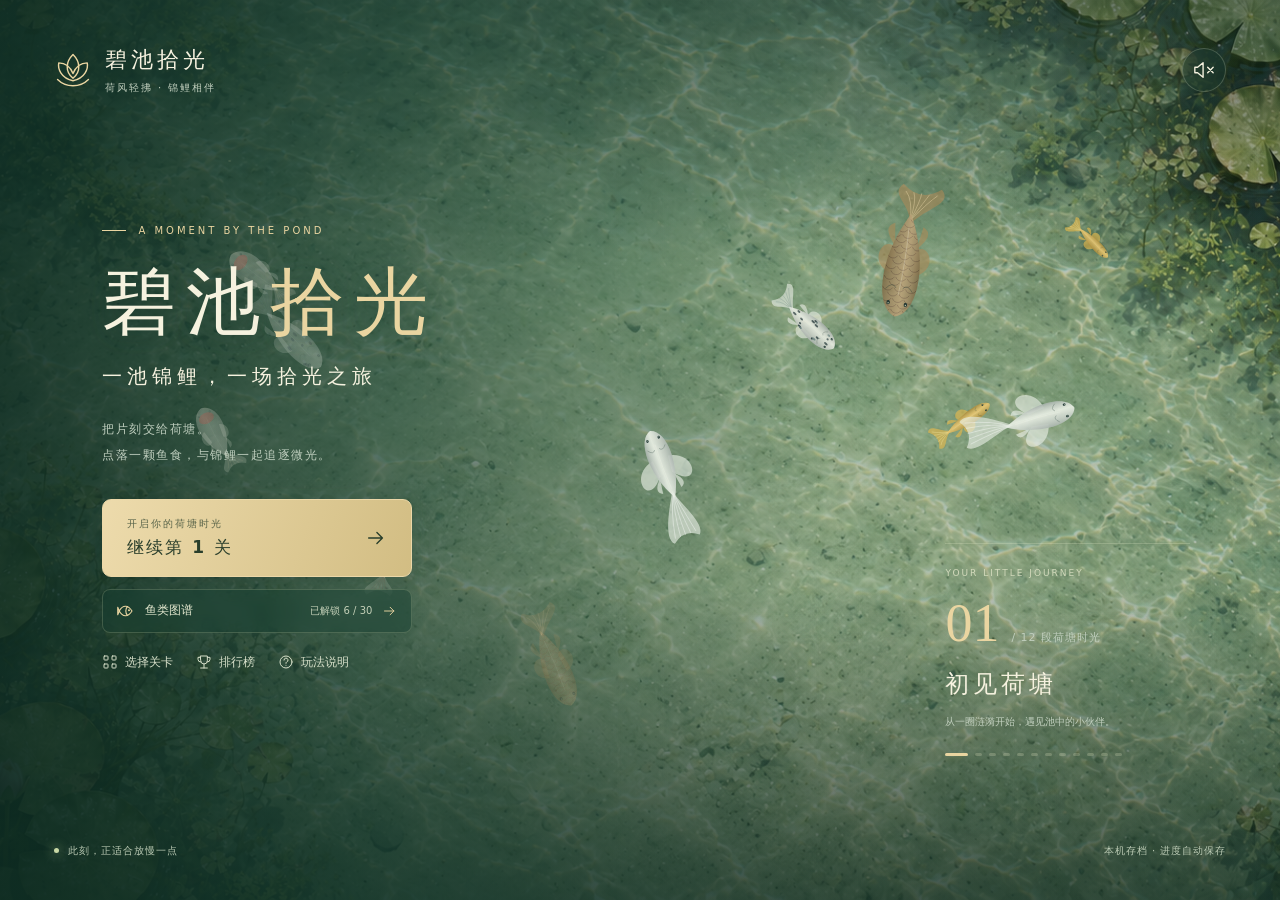
<file: index.html>
<!doctype html>
<html lang="zh-CN"><head><meta charset="utf-8"><meta name="viewport" content="width=device-width,initial-scale=1"><meta http-equiv="refresh" content="0;url=code/index.html"><title>碧池拾光</title></head><body><a href="code/index.html">进入碧池拾光</a><script>location.replace('code/index.html' + location.search + location.hash);</script></body></html>
</file>
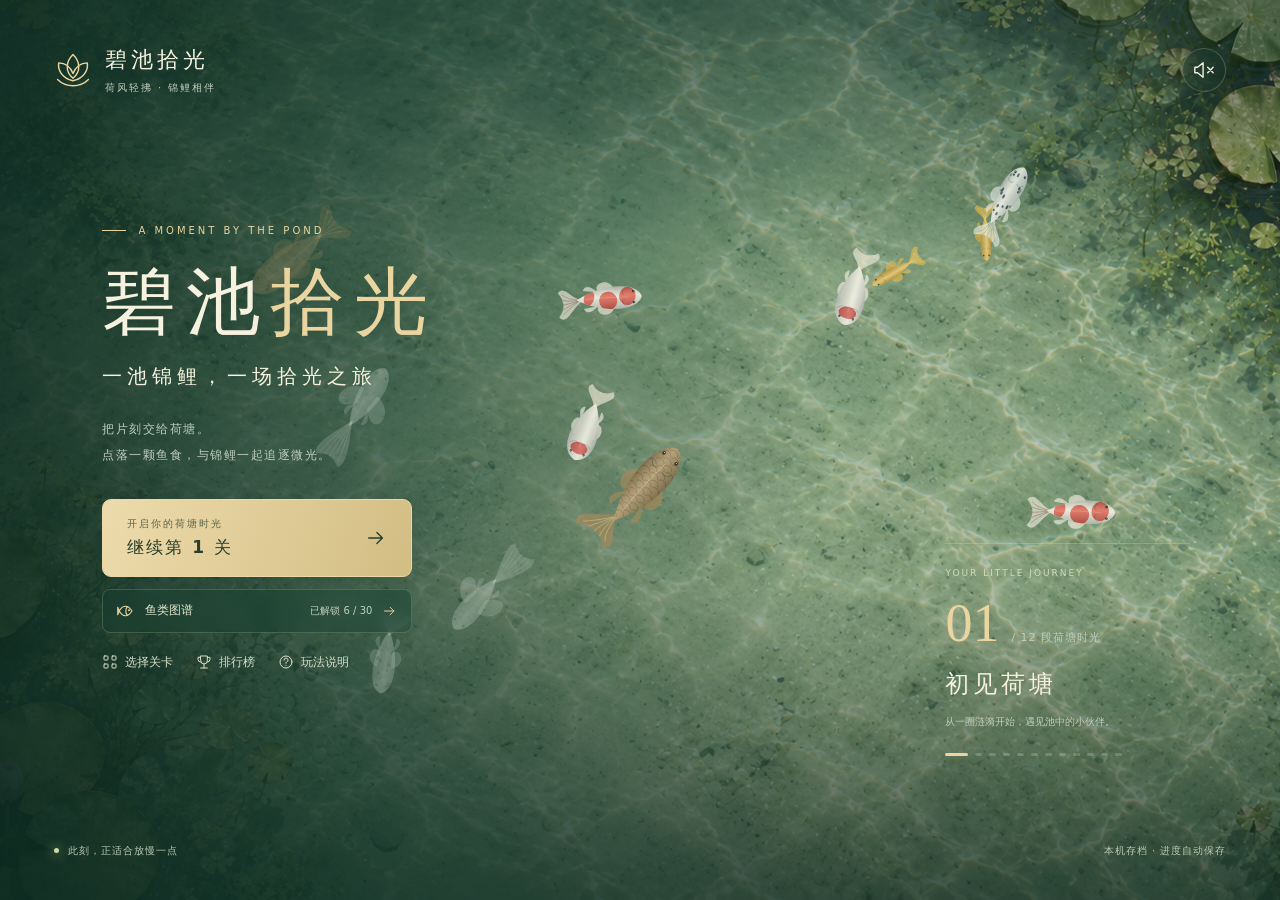
<file: code/index.html>
<!doctype html>
<html lang="zh-CN">
<head>
  <meta charset="utf-8">
  <meta name="viewport" content="width=device-width,initial-scale=1,viewport-fit=cover">
  <meta name="theme-color" content="#133d35">
  <meta name="description" content="一池锦鲤，一场拾光之旅。点击水面投喂，在荷塘里开启十二段轻盈旅程。">
  <title>碧池拾光 · 一池锦鲤，一场拾光之旅</title>
  <link rel="icon" href="../assets/icons/lotus.svg" type="image/svg+xml">
  <link rel="stylesheet" href="css/game.css">
  <link rel="stylesheet" href="css/atlas.css">
  <script defer src="js/levels.js"></script>
  <script defer src="js/fish-catalog.js"></script>
  <script defer src="js/fish-art.js"></script>
  <script defer src="js/storage.js"></script>
  <script defer src="js/taptap-adapter.js"></script>
  <script defer src="js/engine.js"></script>
  <script defer src="js/renderer.js"></script>
  <script defer src="js/game.js"></script>
</head>
<body>
  <svg class="symbol-library" aria-hidden="true"><defs>
    <symbol id="i-lotus" viewBox="0 0 32 32"><path d="M16 25C6 23 3 15 4 10c6 0 10 4 12 9 2-5 6-9 12-9 1 5-2 13-12 15Z"/><path d="M16 23C9 17 10 9 16 3c6 6 7 14 0 20Z"/><path d="M3 24c7 7 19 7 26 0"/></symbol>
    <symbol id="i-arrow" viewBox="0 0 24 24"><path d="M4 12h15m-6-6 6 6-6 6"/></symbol>
    <symbol id="i-sound" viewBox="0 0 24 24"><path d="m11 4-6 5H2v6h3l6 5Zm4 4c3 2 3 6 0 8m3-11c5 4 5 10 0 14"/></symbol>
    <symbol id="i-muted" viewBox="0 0 24 24"><path d="m11 4-6 5H2v6h3l6 5Zm5 5 6 6m0-6-6 6"/></symbol>
    <symbol id="i-pause" viewBox="0 0 24 24"><path d="M8 5v14M16 5v14"/></symbol>
    <symbol id="i-cup" viewBox="0 0 24 24"><path d="M7 3h10v7a5 5 0 0 1-10 0Zm0 2H3v3a4 4 0 0 0 4 4m10-7h4v3a4 4 0 0 1-4 4m-5 3v6m-5 0h10"/></symbol>
    <symbol id="i-grid" viewBox="0 0 24 24"><rect x="3" y="3" width="6" height="6" rx="1"/><rect x="15" y="3" width="6" height="6" rx="1"/><rect x="3" y="15" width="6" height="6" rx="1"/><rect x="15" y="15" width="6" height="6" rx="1"/></symbol>
    <symbol id="i-fish" viewBox="0 0 24 24"><path d="M3 12c5-9 12-8 17 0-5 8-12 9-17 0Zm0 0L1 7v10Zm11-6c-3 3-3 9 0 12"/><circle cx="16" cy="11" r=".6"/></symbol>
    <symbol id="i-help" viewBox="0 0 24 24"><circle cx="12" cy="12" r="9"/><path d="M9 9a3 3 0 1 1 4 3c-1 .5-1 1-1 2m0 3h.01"/></symbol>
    <symbol id="i-close" viewBox="0 0 24 24"><path d="m6 6 12 12M6 18 18 6"/></symbol>
    <symbol id="i-lock" viewBox="0 0 24 24"><rect x="5" y="10" width="14" height="11" rx="2"/><path d="M8 10V7a4 4 0 0 1 8 0v3m-4 5v2"/></symbol>
    <symbol id="i-drop" viewBox="0 0 24 24"><path d="M12 2C10 7 5 10 5 15a7 7 0 0 0 14 0c0-5-5-8-7-13Z"/></symbol>
  </defs></svg>
  <main id="stage" class="stage" aria-label="碧池拾光锦鲤池塘">
    <div class="pond-background"></div><div class="pond-shade"></div>
    <canvas id="pond" aria-label="池塘投喂区域，点击水面投喂。键盘用户可按方向键移动投喂点，F 键投喂。" tabindex="0"></canvas>
    <header class="topbar">
      <div class="brand"><svg class="brand-mark"><use href="#i-lotus"/></svg><div><div class="brand-name">碧池拾光</div><span id="chapterLabel">荷风轻拂 · 锦鲤相伴</span></div></div>
      <div id="gameStats" class="game-stats" hidden><div><small>本关得分</small><strong id="score">0</strong></div><span class="stat-divider"></span><div><small>剩余时间</small><strong id="time">01:00</strong></div></div>
      <div class="system-actions"><button id="soundButton" class="icon-button" aria-label="开启音效" aria-pressed="false"><svg><use href="#i-muted"/></svg></button><button id="pauseButton" class="icon-button" aria-label="暂停游戏" hidden><svg><use href="#i-pause"/></svg></button></div>
    </header>
    <section id="menu" class="menu" aria-labelledby="mainTitle">
      <div class="eyebrow"><span></span> A MOMENT BY THE POND</div>
      <h1 id="mainTitle">碧池<span>拾光</span></h1>
      <p class="menu-subtitle">一池锦鲤，一场拾光之旅</p>
      <p class="menu-description">把片刻交给荷塘。<br>点落一颗鱼食，与锦鲤一起追逐微光。</p>
      <button id="continueButton" class="primary menu-primary"><span><small>开启你的荷塘时光</small><b id="continueLabel">继续第 1 关</b></span><svg><use href="#i-arrow"/></svg></button>
      <button class="atlas-entry" data-action="atlas"><svg><use href="#i-fish"/></svg><span>鱼类图谱</span><small id="atlasCount">已解锁 6 / 30</small><svg><use href="#i-arrow"/></svg></button>
      <nav class="menu-links" aria-label="游戏菜单"><button data-action="levels"><svg><use href="#i-grid"/></svg>选择关卡</button><button data-action="ranking"><svg><use href="#i-cup"/></svg>排行榜</button><button data-action="help"><svg><use href="#i-help"/></svg>玩法说明</button></nav>
    </section>
    <aside id="journeyCard" class="journey-card"><span class="eyebrow">YOUR LITTLE JOURNEY</span><div><strong id="journeyNumber">01</strong><span>/ 12 段荷塘时光</span></div><h2 id="journeyName">初见荷塘</h2><p id="journeyNote">从一圈涟漪开始，遇见池中的小伙伴。</p><div class="journey-dots" id="journeyDots"></div></aside>
    <section id="hud" class="hud" hidden>
      <div class="objective glass"><div class="objective-title"><span id="levelLabel">第一关 · 初见荷塘</span><span id="progressText">0 / 100</span></div><div id="progressBar" class="progress-track" role="progressbar" aria-label="目标分数" aria-valuemin="0" aria-valuemax="100" aria-valuenow="0"><div id="progressFill"></div></div><div class="food-count"><svg><use href="#i-drop"/></svg><span>剩余投喂</span><b id="feeds">7</b><span class="food-dots" id="foodDots"></span></div></div>
      <div class="feeding-hint" id="feedingHint">点击水面投喂，吸引锦鲤追食</div>
      <nav class="quick-actions"><button class="icon-button" data-action="ranking" aria-label="排行榜"><svg><use href="#i-cup"/></svg></button><button class="icon-button" data-action="levels" aria-label="选择关卡"><svg><use href="#i-grid"/></svg></button><button class="icon-button" data-action="help" aria-label="玩法说明"><svg><use href="#i-help"/></svg></button></nav>
    </section>
    <div id="combo" class="combo" hidden><span id="comboNumber">2</span><small>连击 · 锦鲤逐光</small></div>
    <footer id="menuFooter" class="menu-footer"><span><i></i> 此刻，正适合放慢一点</span><span id="storageStatus">本机存档 · 进度自动保存</span></footer>
    <div id="toast" class="toast" role="status" aria-live="polite" hidden></div>
    <div id="overlay" class="overlay" hidden><section id="panel" class="panel" role="dialog" aria-modal="true" aria-labelledby="panelTitle" tabindex="-1"></section></div>
    <div id="orientation" class="orientation"><span>↻</span><div><b>请横屏体验</b><small>让荷塘在眼前舒展开来</small></div><button id="dismissOrientation" aria-label="关闭横屏提示">×</button></div>
  </main>
</body>
</html>
</file>
<file: code/css/game.css>
@charset "UTF-8";
:root{color-scheme:dark;--cream:#f6f2df;--muted:#c0cebd;--gold:#ead5a1;--green:#163d33;--line:rgba(230,235,205,.22);font-family:"Microsoft YaHei","PingFang SC",system-ui,sans-serif;color:var(--cream);background:#10261f;font-synthesis:none}
*{box-sizing:border-box}body{margin:0;min-height:100svh;display:grid;place-items:center}button,input{font:inherit}button{color:inherit;cursor:pointer;border:0}button:disabled{cursor:not-allowed}button:focus-visible,input:focus-visible,canvas:focus-visible{outline:2px solid var(--gold);outline-offset:5px}button{transition:background .16s,transform .16s,border-color .16s}button:hover:not(:disabled){transform:translateY(-2px)}button:active:not(:disabled){transform:translateY(1px)}[hidden]{display:none!important}svg{width:22px;height:22px;fill:none;stroke:currentColor;stroke-width:1.5;stroke-linecap:round;stroke-linejoin:round;flex:none}.symbol-library{position:absolute;width:0;height:0;overflow:hidden}.stage{width:100%;height:100svh;max-width:1920px;max-height:1080px;min-height:360px;position:relative;overflow:hidden;isolation:isolate;background:#507b65}.pond-background,.pond-shade,#pond{position:absolute;inset:0;width:100%;height:100%}.pond-background{z-index:-3;background:url('../../assets/backgrounds/pond-jade-v1.png') center/cover no-repeat;filter:saturate(.75) brightness(.8)}.pond-shade{z-index:-2;background:linear-gradient(90deg,rgba(13,43,34,.88),rgba(19,55,44,.62) 28%,rgba(18,52,40,.05) 65%),linear-gradient(0deg,rgba(11,36,28,.7),transparent 35%,transparent 70%,rgba(13,39,32,.45))}#pond{z-index:-1;touch-action:none}.stage.playing .pond-shade{background:linear-gradient(0deg,rgba(10,35,28,.63),transparent 28%,transparent 75%,rgba(13,39,32,.55))}.topbar{position:absolute;left:4.2%;right:4.2%;top:5%;display:flex;align-items:center;gap:26px;pointer-events:none}.brand{display:flex;align-items:center;gap:13px}.brand-mark{width:38px;height:38px;color:var(--gold);stroke-width:1.2}.brand-name{font-family:"STSong","SimSun",serif;font-size:22px;letter-spacing:4px}.brand span{display:block;font-size:10px;letter-spacing:2px;color:var(--muted);margin-top:6px}.system-actions{margin-left:auto;display:flex;gap:10px;pointer-events:auto}.icon-button{display:inline-flex;align-items:center;justify-content:center;width:44px;height:44px;border:1px solid var(--line);border-radius:50%;background:rgba(19,54,44,.35);backdrop-filter:blur(12px)}.icon-button:hover{background:rgba(228,214,169,.15);border-color:#b8b99a}.menu{position:absolute;left:8%;top:25%;width:430px;max-width:44%}.eyebrow{font-size:10px;letter-spacing:3px;color:var(--gold);display:flex;align-items:center;gap:12px}.eyebrow>span{width:24px;height:1px;background:var(--gold)}h1{font-family:"STSong","Songti SC","SimSun",serif;font-weight:400;font-size:clamp(54px,5.8vw,92px);letter-spacing:10px;line-height:1.2;margin:22px 0 16px;text-shadow:0 3px 30px #142d2266}h1 span{color:var(--gold)}.menu-subtitle{font-family:"STSong","SimSun",serif;font-size:20px;letter-spacing:5px;margin:0}.menu-description{color:#c0cfbf;font-size:12px;line-height:2.2;letter-spacing:1.5px;margin:26px 0 30px}.primary{border:1px solid #ecd7a8;background:linear-gradient(110deg,#eddbac,#d2bd83);color:#293e2b;border-radius:9px;min-height:48px;padding:13px 24px;font-weight:600;box-shadow:0 5px 24px #152f2533;display:flex;align-items:center;justify-content:center;gap:20px}.primary:hover{background:#f4e2b8}.menu-primary{width:310px;max-width:100%;justify-content:space-between;text-align:left;padding:17px 24px}.menu-primary small{display:block;font-size:10px;letter-spacing:2px;font-weight:400;opacity:.75;margin-bottom:5px}.menu-primary b{font-size:17px;letter-spacing:2px}.menu-links{display:flex;gap:23px;margin-top:26px;white-space:nowrap}.menu-links button{display:flex;gap:7px;align-items:center;background:none;padding:4px 0;color:#d8e0ca;font-size:12px}.menu-links svg{width:16px;height:16px}.journey-card{position:absolute;right:7%;bottom:16%;width:245px;padding:24px 0 0;border-top:1px solid var(--line)}.journey-card .eyebrow{font-size:9px;letter-spacing:2px;color:#d2d9bb}.journey-card>div:not(.journey-dots){display:flex;align-items:baseline;gap:12px;margin:14px 0}.journey-card strong{font-family:Georgia,serif;font-weight:400;font-size:54px;color:var(--gold)}.journey-card div>span{font-size:11px;color:var(--muted);letter-spacing:1px}.journey-card h2{font-family:"STSong","SimSun",serif;font-size:24px;font-weight:400;letter-spacing:4px;margin:0 0 12px}.journey-card p{font-size:10px;line-height:1.9;color:var(--muted)}.journey-dots{display:flex;gap:7px;margin-top:22px}.journey-dots i{width:7px;height:3px;background:#d8ddbc44;border-radius:2px}.journey-dots i.unlocked{background:var(--gold)}.journey-dots i.current{width:23px}.menu-footer{position:absolute;bottom:4.7%;left:4.2%;right:4.2%;display:flex;justify-content:space-between;color:#bccbb5;font-size:10px;letter-spacing:1px}.menu-footer span:first-child{display:flex;align-items:center;gap:9px}.menu-footer i{width:5px;height:5px;background:#cad9a6;border-radius:50%;box-shadow:0 0 12px #d9eeac}.game-stats{display:flex;gap:25px;align-items:center;margin-left:auto}.game-stats small{display:block;font-size:10px;letter-spacing:2px;color:#d2dcc5;margin-bottom:5px}.game-stats strong{font-size:31px;font-weight:500;font-variant-numeric:tabular-nums}.game-stats+.system-actions{margin-left:0}.stat-divider{height:33px;width:1px;background:var(--line)}.game-stats .urgent{color:#ffd0a8}.hud{position:absolute;bottom:5%;left:4.2%;right:4.2%;display:flex;align-items:flex-end;justify-content:space-between;gap:20px;pointer-events:none}.glass{background:rgba(17,47,38,.72);border:1px solid var(--line);backdrop-filter:blur(14px);border-radius:14px}.objective{width:310px;padding:20px 22px}.objective-title{display:flex;justify-content:space-between;gap:16px;font-size:11px;color:#e5e7cd}.objective-title span:last-child{color:var(--gold);white-space:nowrap;font-variant-numeric:tabular-nums}.progress-track{height:4px;background:#d5e1bf22;border-radius:3px;margin:15px 0 17px;overflow:hidden}.progress-track>div{height:100%;width:0;background:var(--gold);border-radius:3px;transition:width .2s}.food-count{display:flex;align-items:center;gap:7px;color:var(--muted);font-size:11px}.food-count svg{width:14px;height:14px;color:var(--gold)}.food-count b{font-size:19px;font-weight:500;color:var(--gold)}.food-dots{margin-left:auto;display:flex;gap:3px}.food-dots i{width:4px;height:4px;border-radius:50%;background:var(--gold)}.food-dots i.used{background:#cad3b82b}.feeding-hint{font-size:11px;letter-spacing:1.5px;color:#e0e5cf;text-align:center;align-self:flex-end;margin-bottom:12px;text-shadow:0 1px 8px #123}.quick-actions{display:flex;gap:8px;pointer-events:auto}.combo{position:absolute;right:5%;top:24%;color:var(--gold);text-align:center;pointer-events:none;animation:bloom .2s ease-out}.combo>span{font-family:Georgia,serif;font-size:54px;font-style:italic}.combo>span:before{content:'×';font-size:28px;margin-right:8px}.combo small{display:block;font-size:10px;letter-spacing:2px}.overlay{position:absolute;inset:0;background:rgba(7,28,22,.5);backdrop-filter:blur(7px);display:grid;place-items:center;z-index:5;padding:20px}.panel{position:relative;width:min(520px,92%);max-height:92%;overflow:auto;background:linear-gradient(140deg,rgba(35,71,57,.98),rgba(16,43,35,.98));border:1px solid #c0cea245;border-radius:20px;box-shadow:0 25px 100px #071b2266;padding:38px;text-align:center;animation:bloom .25s ease-out}.panel.wide{width:min(760px,94%)}.panel .close{position:absolute;right:16px;top:16px;width:34px;height:34px;background:none;border:0}.panel>.eyebrow{justify-content:center;font-size:9px}.panel h2{font-family:"STSong","SimSun",serif;font-weight:400;font-size:32px;letter-spacing:5px;margin:14px 0}.panel-subtitle{font-size:12px;color:var(--muted);line-height:1.9;margin:0 0 24px}.panel-actions{display:flex;gap:10px;justify-content:center;margin-top:22px;flex-wrap:wrap}.panel-actions .primary{flex:1}.secondary{padding:13px 20px;min-height:46px;border:1px solid var(--line);border-radius:8px;background:#dbe9c408;color:#dae1c9;font-size:12px}.text-button{background:none;color:var(--muted);font-size:12px;padding:12px}.panel-actions.vertical{flex-direction:column}.level-grid{display:grid;grid-template-columns:repeat(4,1fr);gap:10px;text-align:left}.level-card{min-height:102px;padding:14px;background:#bcd5a808;border:1px solid #c7d9ac24;border-radius:9px;text-align:left;position:relative}.level-card:hover:not(:disabled),.level-card.current{background:#d8dcac15;border-color:#dec99888}.level-card:disabled{opacity:.4}.level-card b{display:block;font:23px Georgia,serif;color:var(--gold);margin-bottom:7px}.level-card span{display:block;font-size:12px}.level-card small{display:block;font-size:9px;color:var(--muted);margin-top:6px}.level-card svg{position:absolute;right:12px;top:16px;width:15px;height:15px}.result-flower{width:50px;height:50px;color:var(--gold);margin:0 auto 12px}.result-score{font:58px Georgia,serif;color:var(--gold);margin:18px 0 5px}.result-stats{display:flex;justify-content:center;gap:28px;border-top:1px solid var(--line);border-bottom:1px solid var(--line);padding:20px 0;margin:22px 0}.result-stats small{display:block;font-size:10px;color:var(--muted);margin-bottom:8px}.result-stats b{font-size:20px;font-weight:500}.service-note{font-size:10px;color:#c7d0b7;line-height:1.8}.steps{display:grid;gap:16px;text-align:left;margin:26px 0}.step{display:flex;gap:18px;align-items:center}.step>b{font:30px Georgia,serif;color:var(--gold);opacity:.8}.step h3{font-size:14px;font-weight:500;margin:0 0 6px}.step p{font-size:11px;line-height:1.8;color:var(--muted);margin:0}.help-tip{font-size:11px;line-height:1.9;color:var(--muted);background:#a6c2970a;border-radius:8px;padding:12px}.nickname{display:flex;align-items:center;gap:12px;margin:16px 0;text-align:left;font-size:11px;color:var(--muted)}.nickname input{min-width:0;flex:1;border:1px solid var(--line);border-radius:6px;padding:9px 12px;color:var(--cream);background:#091f1866;font-size:12px}.nickname button{min-height:36px;padding:7px 12px}.ranking-section{text-align:left;font-size:12px;letter-spacing:2px;margin:20px 0 10px;color:var(--gold)}.ranking-table{width:100%;border-collapse:collapse;text-align:left;font-size:11px}.ranking-table th{font-size:10px;font-weight:400;color:#b8c5a9;padding:11px 7px;border-bottom:1px solid var(--line)}.ranking-table td{padding:12px 7px;border-bottom:1px solid #c6d8a511}.ranking-table td:nth-child(3){color:var(--gold);font-variant-numeric:tabular-nums}.empty{padding:25px 12px;font-size:12px;color:var(--muted);line-height:2}.toast{position:absolute;left:50%;bottom:23%;transform:translateX(-50%);max-width:85%;background:#173b32ed;border:1px solid var(--line);border-radius:8px;padding:13px 20px;z-index:10;font-size:12px;line-height:1.6;text-align:center;pointer-events:none}.orientation{display:none}.stage.orientation-dismissed .orientation{display:none}@keyframes bloom{from{opacity:0;transform:translateY(6px) scale(.98)}to{opacity:1;transform:none}}
@media(min-aspect-ratio:19/10){.stage{height:min(100svh,56.25vw)}}
@media(max-height:650px) and (orientation:landscape){.topbar{top:5%;gap:18px}.brand-name{font-size:17px}.brand-mark{width:30px;height:30px}.brand span{font-size:8px}.menu{top:23%;left:8%;width:380px}.eyebrow{font-size:8px}h1{font-size:58px;margin:15px 0 9px}.menu-subtitle{font-size:16px;letter-spacing:3px}.menu-description{margin:14px 0 18px;font-size:10px;line-height:1.9}.menu-primary{width:270px;padding:12px 20px;min-height:54px}.menu-primary b{font-size:15px}.menu-primary small{font-size:8px}.menu-links{margin-top:16px;gap:18px}.menu-links button{font-size:10px}.journey-card{bottom:18%;width:210px;padding-top:15px}.journey-card strong{font-size:42px}.journey-card h2{font-size:20px}.journey-dots{margin-top:15px}.menu-footer{font-size:8px}.objective{padding:14px 17px;width:270px}.panel{padding:24px;max-height:94%;border-radius:14px}.panel h2{font-size:27px;margin:10px 0}.panel-subtitle{margin-bottom:15px;font-size:11px}.panel>.eyebrow{font-size:8px}.level-card{min-height:75px;padding:10px}.level-card b{font-size:19px;margin-bottom:4px}.level-card small{font-size:8px}.level-grid{gap:7px}.result-flower{height:30px;margin-bottom:0}.result-score{font-size:44px;margin:8px 0}.result-stats{margin:12px 0;padding:13px 0}.panel-actions{margin-top:14px}.steps{gap:13px;margin:20px 0}.game-stats strong{font-size:25px}.combo>span{font-size:40px}}
@media(max-width:850px) and (orientation:landscape){.stage{min-height:300px}.topbar{left:4%;right:4%;top:5%}.brand span{display:none}.menu{top:23%;max-width:52%}h1{font-size:48px;margin:12px 0}.menu-subtitle{font-size:14px}.menu-description{font-size:9px;margin:10px 0 15px}.menu-primary{width:235px;min-height:48px;padding:9px 16px}.menu-primary small{display:none}.menu-links{margin-top:13px;gap:16px}.journey-card{right:6%;bottom:18%;width:180px}.journey-card strong{font-size:36px}.journey-card p{font-size:9px}.journey-card .eyebrow{font-size:7px}.journey-card h2{font-size:18px}.icon-button{width:40px;height:40px}.feeding-hint{font-size:9px;letter-spacing:0;max-width:160px}.objective{width:245px}.food-dots{gap:2px}.game-stats{gap:14px}.level-card{min-height:65px;padding:8px}.level-card b{font-size:16px}.level-card span{font-size:10px}.level-card svg{top:10px;right:8px}.panel{max-height:96%;padding:19px 25px}.panel h2{font-size:23px}.panel-subtitle{font-size:10px;margin-bottom:10px}.panel-actions{margin-top:12px}.panel-actions .primary,.panel-actions .secondary{min-height:40px;padding:10px 15px}.panel .close{right:10px;top:10px}.result-stats{padding:10px 0}.result-score{font-size:38px}.result-flower{height:25px}.help-tip{font-size:10px;padding:9px}.steps{gap:10px;margin:14px 0}.step h3{font-size:12px}.step p{font-size:10px}}
@media(orientation:portrait){.stage{min-height:620px}.pond-background{background-position:44% center}.pond-shade{background:linear-gradient(90deg,#143b30db,#143b3066),linear-gradient(0deg,#143b30d9,transparent)}.topbar{top:4%}.brand-name{font-size:19px}.menu{left:9%;top:22%;max-width:84%;width:390px}h1{font-size:64px;letter-spacing:7px}.menu-subtitle{font-size:17px;letter-spacing:3px}.menu-description{margin:22px 0}.menu-primary{width:100%}.menu-links{justify-content:space-between;gap:12px}.journey-card{display:none}.menu-footer{bottom:4%;font-size:9px;gap:18px}.menu-footer span:first-child{max-width:115px;line-height:1.9}.menu-footer span:last-child{max-width:150px;text-align:right;line-height:1.9}.orientation{position:absolute;top:12%;left:9%;right:9%;z-index:6;display:flex;align-items:center;gap:12px;padding:12px 16px;background:#133a31e8;border:1px solid var(--line);border-radius:10px;backdrop-filter:blur(8px)}.orientation>span{font-size:25px;color:var(--gold)}.orientation b{display:block;font-size:12px;font-weight:500}.orientation small{display:block;font-size:9px;color:var(--muted);margin-top:4px}.orientation button{margin-left:auto;background:none;font-size:22px;padding:5px 8px}.game-stats{position:absolute;top:62px;right:0;gap:17px}.game-stats strong{font-size:23px}.brand span{font-size:8px}.system-actions{gap:6px}.icon-button{width:40px;height:40px}.hud{bottom:4%;flex-wrap:wrap;gap:15px}.objective{width:100%;order:2}.quick-actions{margin-left:auto}.feeding-hint{font-size:10px;max-width:150px;line-height:1.7;text-align:left;margin:0;align-self:center}.combo{top:29%;right:9%}.panel{width:100%;max-height:90%;padding:32px 22px}.panel.wide{width:100%}.level-grid{grid-template-columns:repeat(3,1fr);gap:8px}.level-card{padding:10px;min-height:95px}.level-card span{font-size:11px}.level-card svg{right:8px;top:14px}.ranking-table{font-size:10px}.ranking-table th,.ranking-table td{padding:10px 4px}.ranking-table th:last-child,.ranking-table td:last-child{display:none}.panel h2{font-size:28px}.panel-actions{gap:8px}.panel-actions .secondary{flex:1;white-space:nowrap;font-size:11px;padding:12px 10px}}
@media(prefers-reduced-motion:reduce){*,*:before,*:after{animation:none!important;transition:none!important}}
/* Keep the sound control right-aligned when game statistics are hidden. */
.game-stats[hidden]+.system-actions{margin-left:auto}
</file>
<file: code/css/atlas.css>
.atlas-entry{display:flex;align-items:center;gap:10px;width:310px;max-width:100%;min-height:44px;margin-top:12px;padding:9px 14px;border:1px solid #d2d7ad35;border-radius:8px;background:#123d3066;color:#e3e7ce;font-size:12px;backdrop-filter:blur(8px)}
.atlas-entry>svg{width:18px;height:18px;color:var(--gold)}.atlas-entry small{margin-left:auto;font-size:10px;color:#c4d0b8}.atlas-entry>svg:last-child{width:15px}.menu-links{margin-top:17px}
.panel.atlas-panel{width:min(1000px,96%);height:92%;max-height:820px;padding:24px 28px;display:flex;flex-direction:column;overflow:hidden;text-align:left}
.atlas-panel>h2,.atlas-panel>.panel-subtitle{text-align:center}.atlas-panel>h2{font-size:29px;margin:9px 0}.atlas-panel>.panel-subtitle{margin:0 0 12px;font-size:11px}
.atlas-filters{display:flex;gap:6px;flex-wrap:wrap;border-bottom:1px solid var(--line);padding-bottom:12px;flex:none}
.atlas-filters button{background:#d0e6c508;border:1px solid #a4ba9f30;border-radius:6px;min-height:35px;padding:6px 13px;font-size:11px;color:var(--rarity,#dbe3cd)}
.atlas-filters button[aria-pressed=true]{background:#d7ddae19;border-color:var(--rarity,#d8c997);box-shadow:inset 0 -2px var(--rarity,#d8c997)}.atlas-filters .owned-filter{margin-left:auto}
.atlas-body{display:flex;flex-direction:column;flex:1;min-height:0}.fish-detail{display:grid;grid-template-columns:240px 1fr;gap:22px;align-items:center;min-height:145px;padding:10px 0;flex:none}
.fish-detail-art{height:125px;display:grid;place-items:center;background:radial-gradient(ellipse,#91b69225,transparent 70%)}.fish-detail canvas{width:100%;height:100%;object-fit:contain}
.rarity-badge{color:var(--rarity);font-size:9px;letter-spacing:2px}.fish-detail h3{font:25px 'STSong','SimSun',serif;letter-spacing:3px;margin:6px 0;display:inline-block;margin-right:14px}.fish-traits{color:var(--muted);font-size:10px}.fish-detail-copy>span:first-child{display:block}.fish-detail p{font-size:11px;color:var(--muted);line-height:1.7;margin:5px 0}.fish-unlock{color:#bad5b4;font-size:10px;font-weight:400}.fish-unlock.locked{color:#c7bfa3}.atlas-filter-count{font-size:10px;color:#b0c2a6;margin:0 0 10px;flex:none}
.atlas-grid{display:grid;grid-template-columns:repeat(5,minmax(0,1fr));gap:10px;overflow:auto;min-height:90px;align-content:start;padding:5px 8px 10px 5px;scrollbar-color:#879f7766 transparent;flex:1}
.fish-card{position:relative;display:flex;flex-direction:column;min-width:0;padding:11px 12px;border:1px solid #c7d6b02b;border-radius:10px;background:linear-gradient(145deg,#92b89512,#0f2e250e);text-align:left;min-height:145px}
.fish-card[aria-pressed=true]{border-color:var(--rarity);background:#a5bf8a15}.fish-card-top{display:flex;justify-content:space-between;font-size:9px;color:var(--rarity)}.fish-card-top small{font:12px Georgia,serif;color:#b6c5ad}.fish-card canvas{width:100%;height:62px;object-fit:contain}.fish-card>b{font-size:12px;font-weight:500;letter-spacing:1px}.fish-card-note{display:block;margin-top:6px;font-size:9px;color:#b2c4ac}.fish-card.is-locked{background:#0b241c33}.fish-card.is-locked>b{color:#aebfa6}.atlas-empty{grid-column:1/-1;text-align:center;padding:25px 10px;color:var(--muted);font-size:12px;line-height:2}.atlas-footnote{font-size:9px;color:#9fb398;text-align:center;margin:10px 0 0;flex:none}
.fish-rewards{background:#abc7960b;border:1px solid #d2d7ad25;border-radius:9px;padding:10px 12px;margin:12px 0}.fish-rewards>span{font-size:10px;color:#cdd8b5;letter-spacing:2px}.fish-rewards>div{display:flex;justify-content:center;gap:12px}.fish-rewards>div>span{display:flex;flex-direction:column;align-items:center;color:var(--rarity)}.fish-rewards canvas{width:110px;height:44px}.fish-rewards b{font-size:12px;font-weight:500}.fish-rewards small{font-size:9px;margin-top:4px}.fish-rewards .text-button{font-size:10px;padding:7px 0 0}
@media(max-height:650px) and (orientation:landscape){.atlas-entry{width:270px;min-height:34px;margin-top:8px;padding:6px 10px;font-size:11px}.menu-links{margin-top:10px}.panel.atlas-panel{height:96%;padding:17px 24px}.atlas-panel>.eyebrow{display:none}.atlas-panel>h2{font-size:23px;margin:0 0 6px}.atlas-panel>.panel-subtitle{font-size:10px;margin-bottom:8px}.atlas-filters{padding-bottom:7px;gap:5px}.atlas-filters button{min-height:30px;padding:4px 10px;font-size:10px}.fish-detail{min-height:97px;padding:5px 0;grid-template-columns:175px 1fr;gap:15px}.fish-detail-art{height:88px}.fish-detail h3{font-size:19px;margin:4px 10px 3px 0}.fish-detail p{font-size:10px;margin:3px 0}.fish-detail .rarity-badge{font-size:8px}.fish-card{min-height:116px;padding:8px}.fish-card canvas{height:44px}.fish-card-note{font-size:8px}.fish-card>b{font-size:11px}.atlas-filter-count{margin-bottom:4px;font-size:9px}.atlas-footnote{font-size:8px;margin-top:6px}.fish-rewards{padding:7px;margin:8px 0}}
@media(max-width:850px) and (orientation:landscape){.atlas-entry{width:235px;min-height:32px;margin-top:7px}.atlas-entry small{font-size:9px}.menu-links{margin-top:9px}.menu-description{margin:7px 0 10px}.atlas-grid{gap:7px;grid-template-columns:repeat(4,minmax(0,1fr))}.fish-detail{min-height:85px;grid-template-columns:145px 1fr}.fish-detail-art{height:76px}.atlas-panel>.panel-subtitle{display:none}.atlas-panel>h2{font-size:20px;margin:0 0 9px}.fish-detail p{display:none}}
@media(orientation:portrait){.atlas-entry{width:100%;min-height:44px}.menu-links{margin-top:18px}.panel.atlas-panel{height:90%;max-height:850px;width:100%;padding:26px 17px 15px}.atlas-panel>h2{font-size:27px;margin:10px 0}.atlas-panel>.panel-subtitle{font-size:10px}.atlas-filters{gap:5px}.atlas-filters button{padding:7px 10px;min-height:36px}.atlas-filters .owned-filter{margin-left:0}.fish-detail{grid-template-columns:110px 1fr;gap:10px;min-height:155px}.fish-detail-art{height:115px}.fish-detail h3{font-size:21px;margin:5px 0;display:block}.fish-traits{font-size:9px}.fish-detail p{font-size:10px;margin:5px 0}.fish-unlock{font-size:9px;line-height:1.8;display:block}.atlas-grid{grid-template-columns:repeat(2,minmax(0,1fr));gap:8px}.fish-card{min-height:135px}.fish-card canvas{height:58px}.atlas-footnote{font-size:8px}.atlas-filter-count{font-size:9px;line-height:1.6}}
.overlay:not([hidden])~.orientation{display:none}
.fish-unlock{display:block;margin-top:5px}
@media(max-height:430px) and (orientation:landscape){.menu-description{display:none}.menu-primary{margin-top:16px}}
</file>
